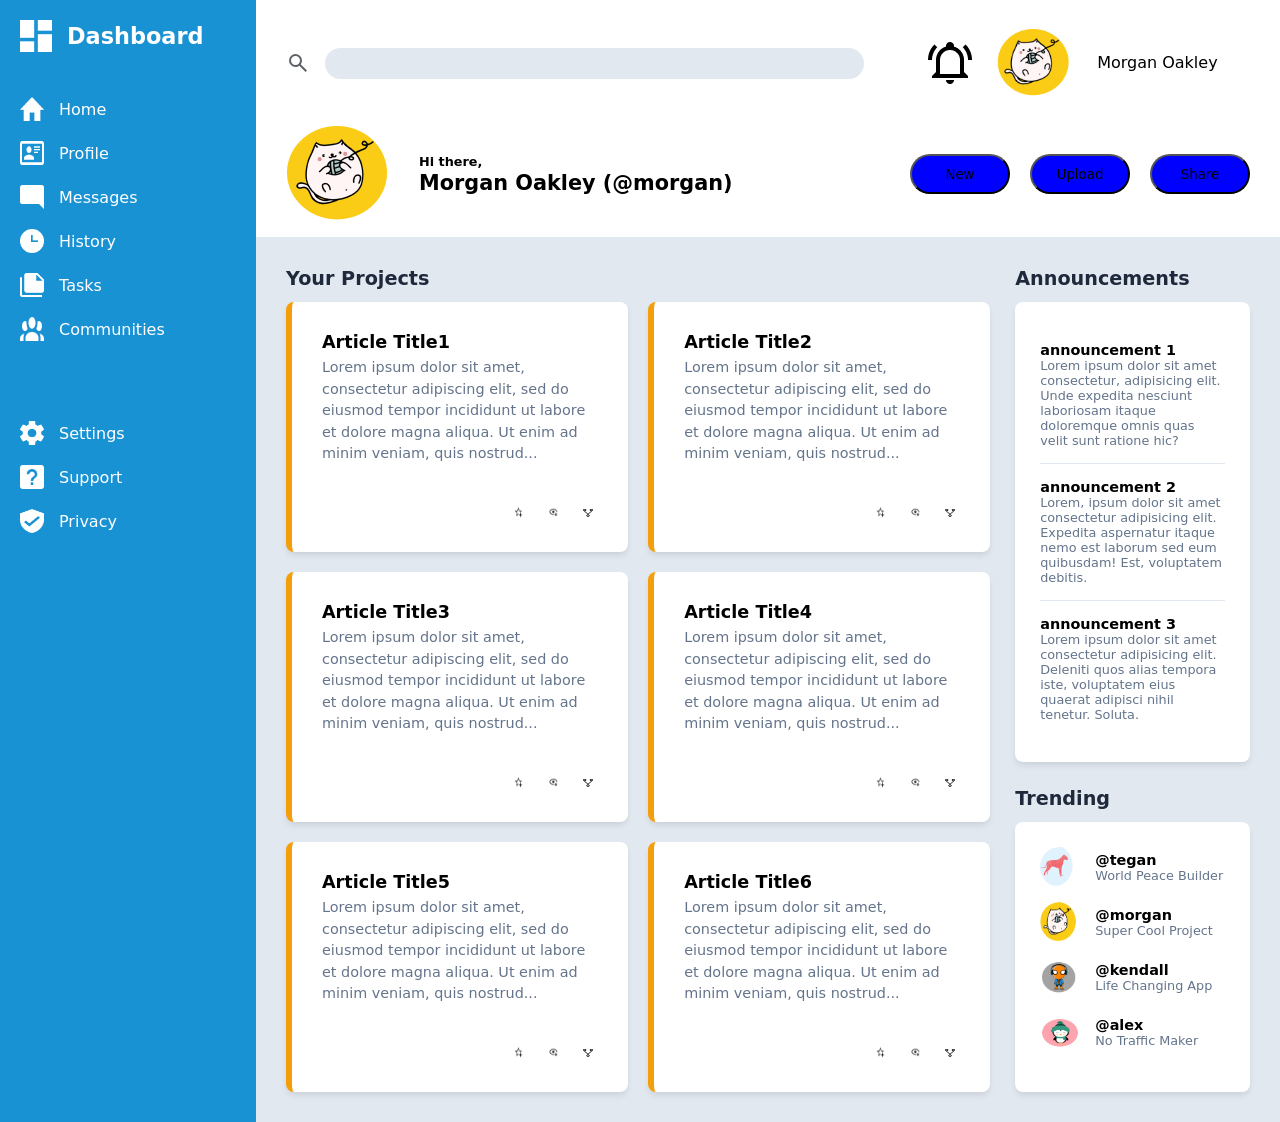
<file: index.html>
<!DOCTYPE html>
<html lang="en">

<head>
  <meta charset="UTF-8">
  <meta name="viewport" content="width=device-width, initial-scale=1.0">
  <title>Admin Dashboard</title>
  <link rel="stylesheet" href=style.css />
</head>

<body>
  <div class="container">
    <!-- <div class="header" >
    <div class="header_top"> -->
    <header class="header">
      <!-- TOP ROW -->
      <div class="header-top">
        <div class="search-container">
          <img src="./icons/search_icon.svg" alt="Search">
          <input type="search" id="search-bar">
        </div>
        <div class="user-utility">
          <img src="./icons/bell.png" alt="Notifications" class="icon-bell">
          <img src="./icons/yellow.png" width="25%" alt="User Profile" class="avatar-small">
          <span class="user-name-small">Morgan Oakley</span>
        </div>
      </div>

      <!-- BOTTOM ROW -->
      <div class="header-bottom">
        <div class="user-greeting">
          <img src="./icons/yellow.png" alt="User Profile" class="avatar-large">
          <div class="greeting-text">
            <p class="greeting-sub">Hi there,</p>
            <p class="greeting-main">Morgan Oakley (@morgan)</p>
          </div>
        </div>
        <div class="action-buttons">
          <button class="btn">New</button>
          <button class="btn">Upload</button>
          <button class="btn">Share</button>
        </div>
      </div>
    </header>


    <div class="sidebar">
      <!--  <div class="dashboard"> -->
      <div class="dashboard-logo">
        <img class="dashboard" src="./icons/dasboard3.png">
        <p> Dashboard</p>
      </div>
      <div class="sidebar-item">
        <img src="./icons/home2.png">
        <p>Home</p>
      </div>
      <div class="sidebar-item">
        <img src="./icons/profile_repeat.png">
        <p>Profile</p>
      </div>
      <div class="sidebar-item">
        <img src="./icons/messages2.png">
        <p>Messages</p>
      </div>
      <div class="sidebar-item">
        <img src="./icons/history2.png">
        <p>History</p>
      </div>
      <div class="sidebar-item">
        <img src="./icons/tasks2.png">
        <p>Tasks</p>
      </div>
      <div class="sidebar-item nav-gap">
        <img class="communities" src="./icons/communities2.png">
        <p>Communities</p>
      </div>
      <div class="sidebar-item">
        <img class="settings" src="./icons/settings2.png">
        <p>Settings</p>
      </div>
      <div class="sidebar-item">
        <img class="support" src="./icons/support2.png">
        <p>Support</p>
      </div>
      <div class="sidebar-item">
        <img class="privacy" src="./icons/privacy2.png">
        <p>Privacy</p>
      </div>
    </div> <!-- end of sidebar-->
    <div class="main">
      <div class="projects-section">
        <h2 class="title-text">Your Projects</h2>

        <div class="projects">
          <div class="project">
            <p class="title">Article Title1</p>
            <p>Lorem ipsum dolor sit amet, consectetur adipiscing elit, sed do eiusmod tempor incididunt ut labore et
              dolore magna aliqua. Ut enim ad minim veniam, quis nostrud...</p>
            <div class="pictures">
              <img src="./icons/star.png">
              <img src="./icons/eye.png">
              <img src="./icons/anvil.png">
            </div>
          </div>
          <div class="project">
            <p class="title">Article Title2</p>
            <p>Lorem ipsum dolor sit amet, consectetur adipiscing elit, sed do eiusmod tempor incididunt ut labore et
              dolore magna aliqua. Ut enim ad minim veniam, quis nostrud...</p>
            <div class="pictures">
              <img src="./icons/star.png">
              <img src="./icons/eye.png">
              <img src="./icons/anvil.png">
            </div>
          </div>
          <div class="project">
            <p class="title">Article Title3</p>
            <p>Lorem ipsum dolor sit amet, consectetur adipiscing elit, sed do eiusmod tempor incididunt ut labore et
              dolore magna aliqua. Ut enim ad minim veniam, quis nostrud...</p>
            <div class="pictures">
              <img src="./icons/star.png">
              <img src="./icons/eye.png">
              <img src="./icons/anvil.png">
            </div>
          </div>
          <div class="project">
            <p class="title">Article Title4</p>
            <p>Lorem ipsum dolor sit amet, consectetur adipiscing elit, sed do eiusmod tempor incididunt ut labore et
              dolore magna aliqua. Ut enim ad minim veniam, quis nostrud...</p>
            <div class="pictures">
              <img src="./icons/star.png">
              <img src="./icons/eye.png">
              <img src="./icons/anvil.png">
            </div>
          </div>

          <div class="project">
            <p class="title">Article Title5</p>
            <p>Lorem ipsum dolor sit amet, consectetur adipiscing elit, sed do eiusmod tempor incididunt ut labore et
              dolore magna aliqua. Ut enim ad minim veniam, quis nostrud...</p>
            <div class="pictures">
              <img src="./icons/star.png">
              <img src="./icons/eye.png">
              <img src="./icons/anvil.png">
            </div>
          </div>
          <div class="project">
            <p class="title">Article Title6</p>
            <p>Lorem ipsum dolor sit amet, consectetur adipiscing elit, sed do eiusmod tempor incididunt ut labore et
              dolore magna aliqua. Ut enim ad minim veniam, quis nostrud...</p>
            <div class="pictures">
              <img src="./icons/star.png">
              <img src="./icons/eye.png">
              <img src="./icons/anvil.png">
            </div>
          </div>
        </div> <!-- end of projects -->
      </div> <!--end of projects-section -->
      <section class="right-most">
        <div class="title-wrapper">
          <h2 class="title-text">Announcements</h2>

          <section class="announcements-wrapper">
            <div class="announcement-item">
              <p>announcement 1</p>
              <p>Lorem ipsum dolor sit amet consectetur, adipisicing elit. Unde expedita nesciunt laboriosam itaque
                doloremque omnis quas velit sunt ratione hic?</p>

            </div>
            <div class="announcement-item">
              <p>announcement 2</p>
              <p>Lorem, ipsum dolor sit amet consectetur adipisicing elit. Expedita aspernatur itaque nemo est laborum
                sed
                eum quibusdam! Est, voluptatem debitis.</p>
            </div>
            <div class="announcement-item">
              <p>announcement 3</p>
              <p>Lorem ipsum dolor sit amet consectetur adipisicing elit. Deleniti quos alias tempora iste, voluptatem
                eius quaerat adipisci nihil tenetur. Soluta.</p>
            </div>
          </section>
        </div> <!-- end of title-wrapper -->

        <div class="title-wrapper">
          <h2 class="title-text">Trending</h2>
          <section class="trending-wrapper">

            <div class="trending-item">
              <img src="./icons/mare.png" alt="User Profile" class="mare">
              <div class="sidetext">
                <p class="para">@tegan</p>
                <p class="para2">World Peace Builder</p>
              </div>
            </div>
            <div class="trending-item">
              <img src="./icons/yellow.png" alt="User Profile" class="mare">
              <div class="sidetext">
                <p class="para">@morgan</p>
                <p class="para2">Super Cool Project</p>
              </div>
            </div>
            <div class="trending-item">
              <img src="./icons/kendall.png" alt="User Profile" class="mare">
              <div class="sidetext">
                <p class="para">@kendall</p>
                <p class="para2">Life Changing App</p>
              </div>
            </div>
            <div class="trending-item">
              <img src="./icons/alex.png" alt="User Profile" class="mare">
              <div class="sidetext">
                <p class="para">@alex</p>
                <p class="para2">No Traffic Maker</p>
              </div>
            </div>

          </section>
        </div> <!-- end of title-wrapper -->
      </section> <!-- end of right-most -->
    </div> <!-- end of main -->
  </div> <!-- end of container -->
</body>

</html>
</file>
